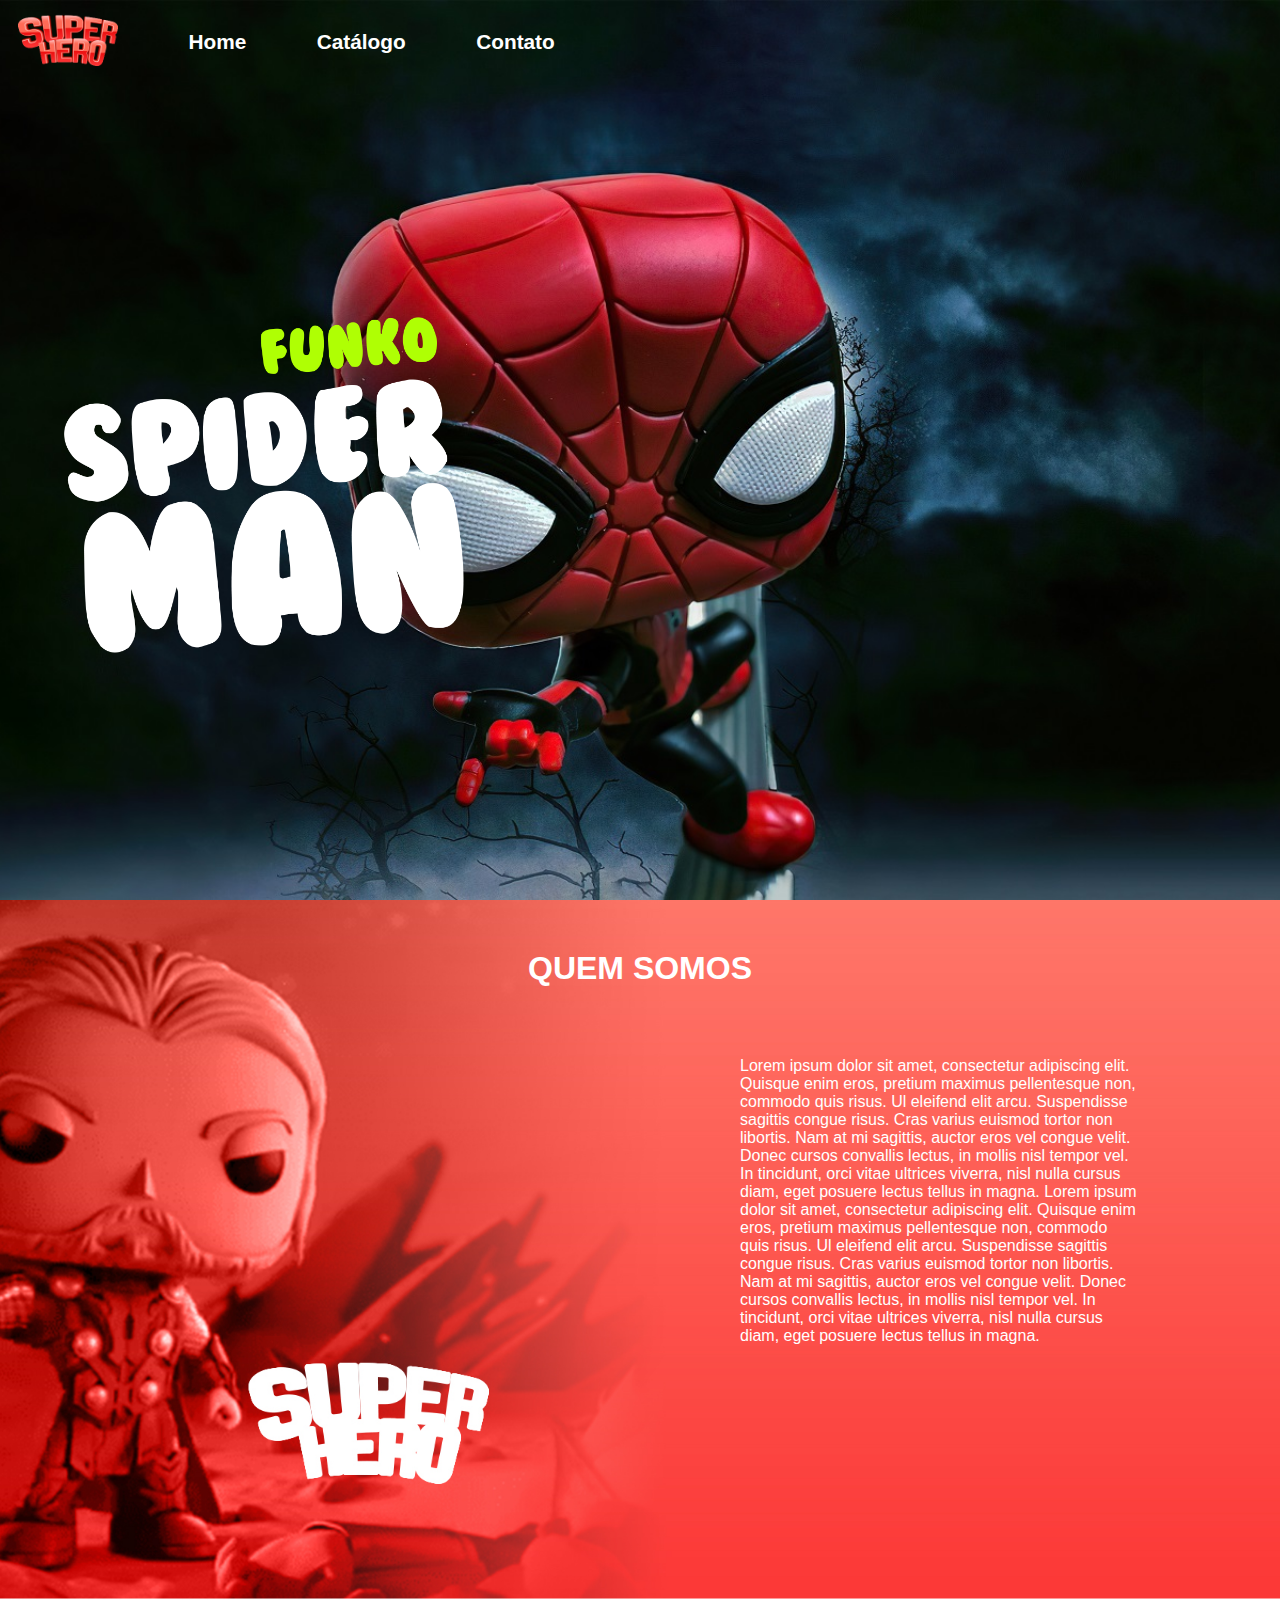
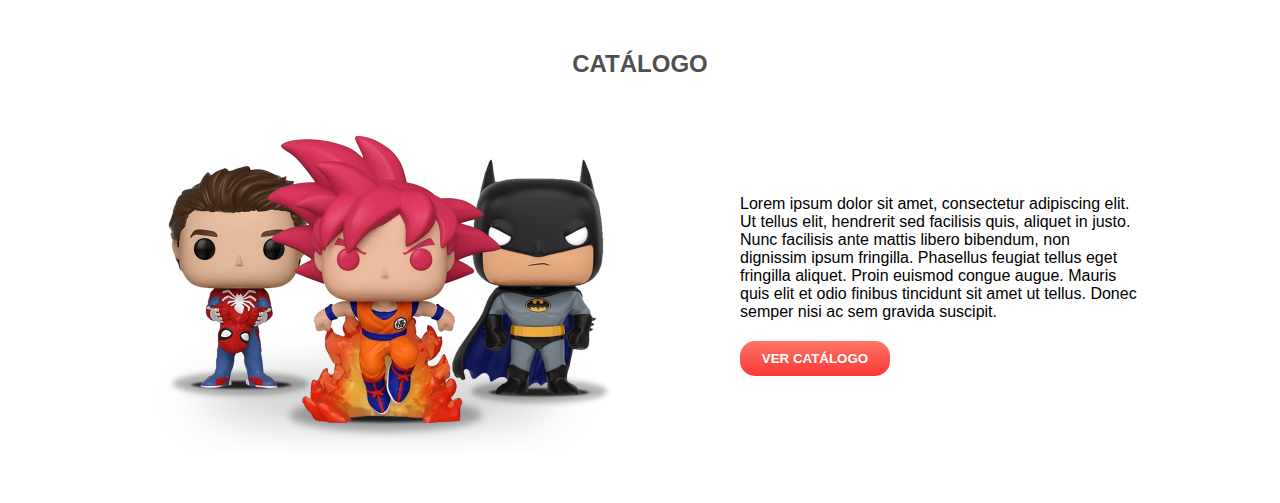
<file: index.html>
<!DOCTYPE html>

<!--LINGUAGEM DO SITE-->
<html lang="PT-BR"> 

<head>
    <meta charset="UTF-8">
    <meta name="viewport" content="width=device-width, initial-scale=1.0">

    <!--ICONE DO SITE-->
    <link rel="shortcut icon" href="imagens atualizadas/1 - logo.png" type="image/ico" />

    <!--LINK DO CSS-->
    <link rel="stylesheet" href="./CSS/index.css"/>

    <!--TITULO DO SITE-->
    <title>SUPER HERO</title>

</head>
<body>
    <header>

        <nav>
            <!--LOGO DO SITE-->
            <a href="./index.html" class="logo"><img src="imagens atualizadas/1 - logo.png" alt="Logo da empresa"/></a>

          <!--MENU DO SITE-->
          <ul>
            <li><a href="./index.html">Home</a></li>
            <li><a href="./Catálogo.html">Catálogo</a></li>
            <li><a href="./Contato.html">Contato</a></li>
          </ul>
          </nav>

        <!--BANNER PRINCIPAL DO SITE-->  
        <section>
          <img 
          src="imagens atualizadas/1 - Home/1 -title_spiderman.png" 
          class="imagemdotitulo"
          alt="funko spiderman"/>
          </section>

      </header>  

          <!--QUEM SOMOS-->
      <main>
        <section class="quemsomos">
          <div class="container-quemsomos">
          <div class="container-titulo-quemsomos"> 
          <h1>QUEM SOMOS</h1>
        </div> 
          <article class="container-text-quemsomos">
            <p>
              Lorem ipsum dolor sit amet, consectetur adipiscing elit. 
              Quisque enim eros, pretium maximus pellentesque non, 
              commodo quis risus. Ul eleifend elit arcu. Suspendisse
              sagittis congue risus. Cras varius euismod tortor non libortis.
              Nam at mi sagittis, auctor eros vel congue velit. Donec cursos
              convallis lectus, in mollis nisl tempor vel. In tincidunt, orci
              vitae ultrices viverra, nisl nulla cursus diam, eget posuere
              lectus tellus in magna. Lorem ipsum dolor sit amet, consectetur adipiscing elit. 
              Quisque enim eros, pretium maximus pellentesque non, 
              commodo quis risus. Ul eleifend elit arcu. Suspendisse
              sagittis congue risus. Cras varius euismod tortor non libortis.
              Nam at mi sagittis, auctor eros vel congue velit. Donec cursos
              convallis lectus, in mollis nisl tempor vel. In tincidunt, orci
              vitae ultrices viverra, nisl nulla cursus diam, eget posuere
              lectus tellus in magna.
             </p>
          </article>       
        </div>
        </section>
     
      <!--CATALOGO-->        
      <section class="catalogo">
        <div class="container-catalogo">
          <h2>CATÁLOGO</h2>
          <article class="container-conteudo">         
            <img src="imagens atualizadas/1 - Home/3 - bonecos.png" 
            alt="Imagem do Catálogo"
            class="imagem-bonecos"/>
            <div class="container-texto-catalogo">
              <p>Lorem ipsum dolor sit amet, consectetur adipiscing elit. 
              Ut tellus elit, hendrerit sed facilisis quis, aliquet in justo. 
              Nunc facilisis ante mattis libero bibendum, non dignissim ipsum 
              fringilla. Phasellus feugiat tellus eget fringilla aliquet. 
              Proin euismod congue augue. Mauris quis elit et odio finibus tincidunt 
              sit amet ut tellus. Donec semper nisi ac sem gravida suscipit.
            </p>
            <button class="botao-catalogo">VER CATÁLOGO</button>
          </div>              
          </article>
            </div>
      </section>
      </main>            
</body>
</html>
</file>
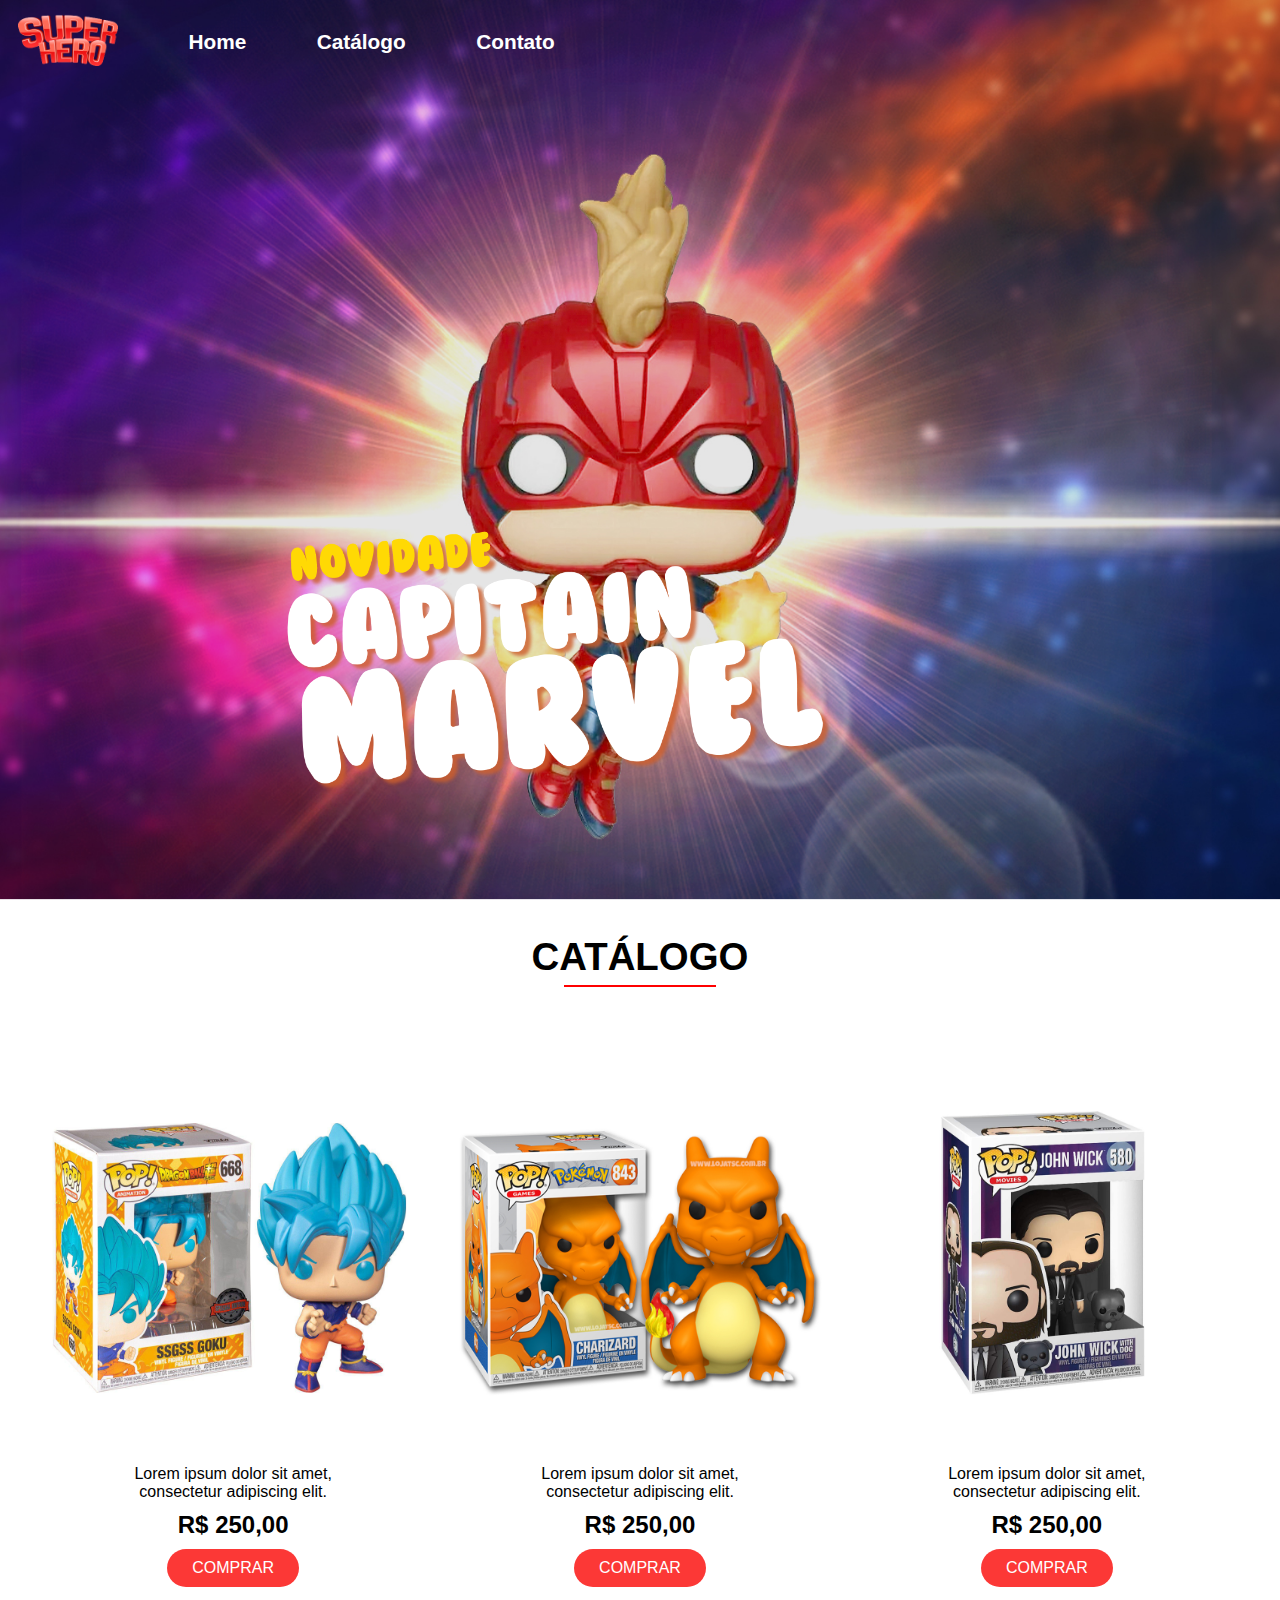
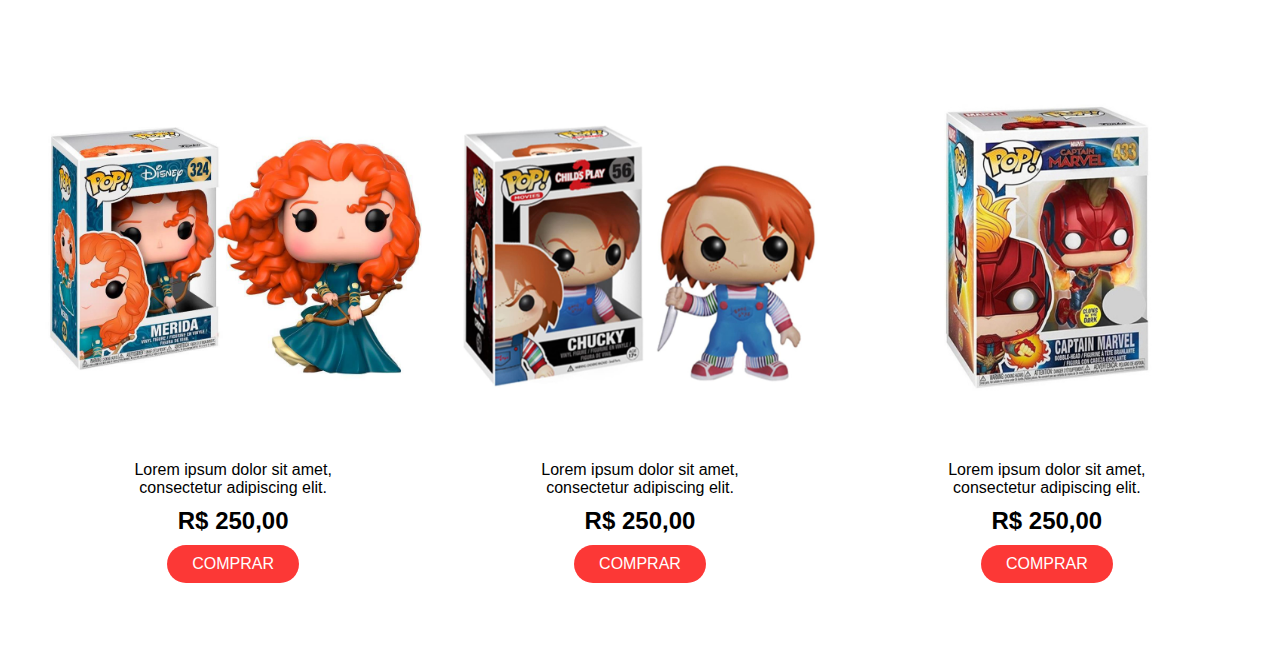
<file: Catálogo.html>
<!DOCTYPE html>

<!--LINGUAGEM DO SITE-->
<html lang="PT-BR">

<head>
    <meta charset="UTF-8">
    <meta name="viewport" content="width=device-width, initial-scale=1.0">

    <!--ICONE DO SITE-->
    <link rel="shortcut icon" href="imagens atualizadas/1 - logo.png" type="image/ico" />

    <!--LINK DO CSS-->
    <link rel="stylesheet" href="./CSS/catalogo.css"/>

    <!--TITULO DO SITE-->
    <title>SUPER HERO</title>
</head>
<body>
    <header>
        <nav>
            <!--LOGO DO SITE-->
            <a href="./index.html" class="logo"><img src="imagens atualizadas/1 - logo.png" alt="Logo da empresa"/></a>

          <!--MENU DO SITE-->
          <ul>
            <li><a href="./index.html">Home</a></li>
            <li><a href="./Catálogo.html">Catálogo</a></li>
            <li><a href="./Contato.html">Contato</a></li>
          </ul>
          </nav>
  
    <!--BANNER PRINCIPAL DO SITE-->   
    <section>
        <img 
        src="imagens atualizadas/2 - Catálogo/1 - captainmarveltitle.png" 
        class="imagemdotitulo"
        alt="captain marvel"/>
        </section>
        
</header> 

    <main class="catalogo">
    <h1>CATÁLOGO</h1>

    <section class="grupo-catalogo">
        <article><img src="imagens atualizadas/2 - Catálogo/Produtos_Catalogo/1 - goku.jpg" alt="Goku" style="width: 400px; height: 400px;">
            <p>Lorem ipsum dolor sit amet, 
                consectetur adipiscing elit.</p>
            <h2>R$ 250,00</h2>
        <button>COMPRAR</button>
        </article>
    
        <article><img src="imagens atualizadas/2 - Catálogo/Produtos_Catalogo/2 - charizard.jpg" alt="charizard" style="width: 400px; height: 400px;">
            <p>Lorem ipsum dolor sit amet, 
                consectetur adipiscing elit.</p>
        <h2>R$ 250,00</h2>
        <button>COMPRAR</button>
        </article>
    
         <article><img src="imagens atualizadas/2 - Catálogo/Produtos_Catalogo/3 - johnwick.jpg" alt="johnwick" style="width: 400px; height: 400px;">
            <p>Lorem ipsum dolor sit amet, 
                consectetur adipiscing elit.</p>
        <h2>R$ 250,00</h2>
        <button>COMPRAR</button>
        </article>
    
        <article><img src="imagens atualizadas/2 - Catálogo/Produtos_Catalogo/4 - brave.jpg" alt="brave" style="width: 400px; height: 400px;">
            <p>Lorem ipsum dolor sit amet, 
                consectetur adipiscing elit.</p>
        <h2>R$ 250,00</h2>
        <button>COMPRAR</button>
        </article>
    
        <article><img src="imagens atualizadas/2 - Catálogo/Produtos_Catalogo/5 - chucky.jpg" alt="chucky" style="width: 400px; height: 400px;">
        <p>Lorem ipsum dolor sit amet, 
           consectetur adipiscing elit.</p>
        <h2>R$ 250,00</h2>
        <button>COMPRAR</button>
        </article>
    
        <article><img src="imagens atualizadas/2 - Catálogo/Produtos_Catalogo/6 - capitamarvel.jpg" alt="capitamarvel" style="width: 400px; height: 400px;">
            <p>Lorem ipsum dolor sit amet, 
                consectetur adipiscing elit.</p>
        <h2>R$ 250,00</h2>
        <button>COMPRAR</button>
        </article>
    </section>
    </main>
</body>
</html>
</file>
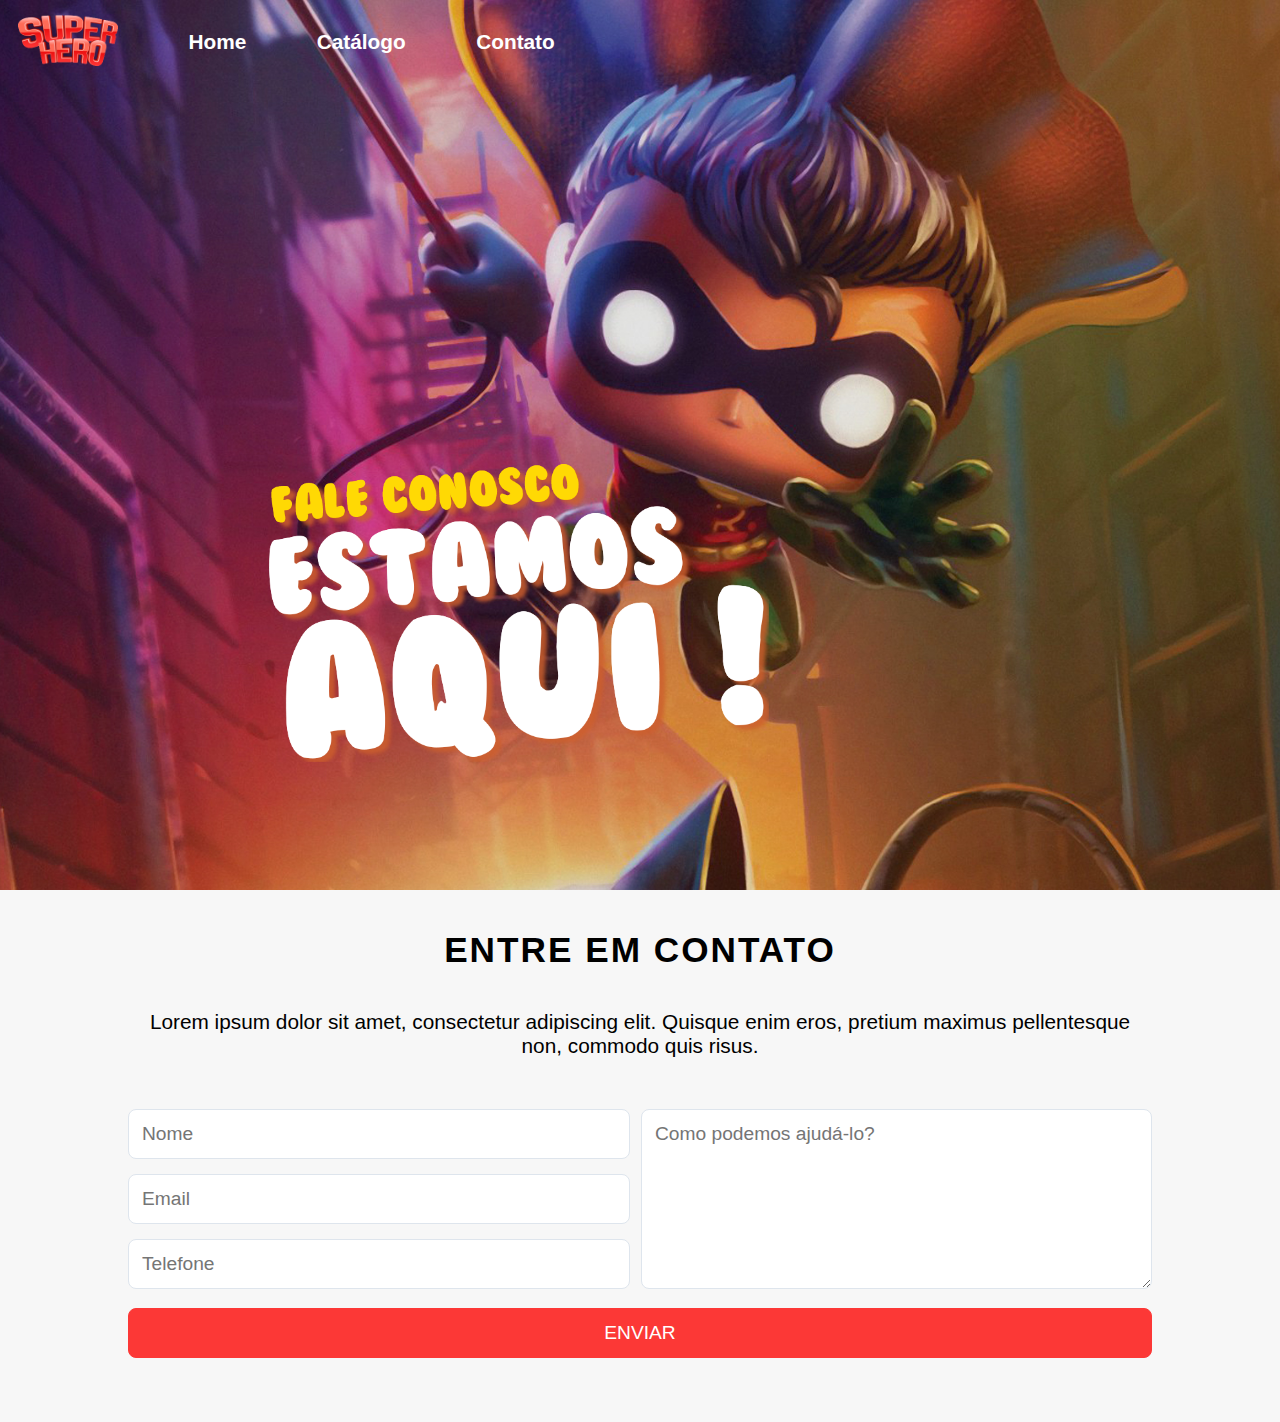
<file: Contato.html>
<!DOCTYPE html>

<!--LINGUAGEM DO SITE-->
<html lang="PT-BR">
<head>
    <meta charset="UTF-8">
    <meta name="viewport" content="width=device-width, initial-scale=1.0">

    <!--ICONE DO SITE-->
    <link rel="shortcut icon" href="imagens atualizadas/1 - logo.png" type="image/ico" />

    <!--LINK DO CSS-->
    <link rel="stylesheet" href="./CSS/contato.css"/>

    <!--TITULO DO SITE-->
    <title>SUPER HERO</title>
</head>
<body>
    <header>
      <nav>
        <!--LOGO DO SITE-->
        <a href="./index.html" class="logo"><img src="imagens atualizadas/1 - logo.png" alt="Logo da empresa"/></a>

      <!--MENU DO SITE-->
      <ul>
        <li><a href="./index.html">Home</a></li>
        <li><a href="./Catálogo.html">Catálogo</a></li>
        <li><a href="./Contato.html">Contato</a></li>
      </ul>
      </nav>

  <!--BANNER PRINCIPAL DO SITE-->  
  <section>
    <img 
    src="imagens atualizadas/3 - Contato/1 - contatotitle.png"
    class="imagemdotitulo"
    alt="contato header"/>
    </section>
  </header> 

    <main class="contato">
    <h1>ENTRE EM CONTATO</h1>
    <p>Lorem ipsum dolor sit amet, consectetur adipiscing 
       elit. Quisque enim eros, pretium maximus
       pellentesque non, commodo quis risus.</p>

    <section class="contact">
      <div class="form-info-container">
        <article class="form">
        <form method="post" action="#">
        <input 
        type="text" 
        name="Nome"
        class="campo"
        placeholder="Nome" 
        aria-label="Nome contato">

        <input 
        type="email" 
        name="Email"
        class="campo"
        placeholder="Email"
        aria-label="E-mail contato">

        <input 
        type="tel" 
        name="Telefone"
        class="campo"
        placeholder="Telefone" 
        aria-label="Telefone contato">
        </form>
        </article>

        <article class="info">
          <textarea
          name="mensagem"
          class="infor"
          placeholder="Como podemos ajudá-lo?" 
          rows="5"></textarea>
        </article>
      </div>
    </section>   

    <button class="btn-enviar" title="Enviar">ENVIAR</button>
    </main>
    
</body>
</html>
</file>
<file: CSS/index.css>
* {
  font-family: sans-serif;
  margin: 0; 
 }

 header {
  display: flex;
  flex-direction: column;
  background-image: url("../imagens atualizadas/1 - Home/1 - spidermanheader.jpg");
  width: 100%;
  height: 900px;
  background-size: cover;
  background-position: center;
} 

nav{
  display: flex;
  align-items: center;
  margin-top: 1.1%;
  margin-left: 1.4%;
}

nav ul {
  display: flex;
  gap: 40px;
  color: #fff;
  list-style: none;
}

nav ul li {
  cursor: pointer;
  font-weight: 600;
  margin-left: 10%;
}

nav ul li a {
  position: relative;
  text-decoration: none;
  color: #fff;
  font-size: 1.3em;
}

nav ul li a::before {
  content: "";
  position: absolute;
  bottom: -7px;
  left: 10%;
  width: 80%;
  height: 2px;
  background-color: #fc3836;
  transform-origin: center;
  transform: scaleX(0);
  transition: transform 0.2s ease-in-out;
}

nav ul li a:hover::before {
  transform: scaleX(1);
}

nav img {
  width: 100px;
}

header section {
  display: flex;
  justify-content: start;
  flex-grow: 1;
  align-items: center;
}

.imagemdotitulo {
  width: 400px;
  margin-left: 5%;
}

.quemsomos {
  width: 100%;
  display: flex;
  justify-content: center;
  height: 700px;
  background-image: url("../imagens atualizadas/1 - Home/2\ -\ thor_header.jpg");
  background-repeat: no-repeat;
  background-size: cover;
  background-position: right;
}

.container-quemsomos {
  display: flex;
  width: 100%;
  gap: 70px;
  max-width: 1000px;
  align-items: center;
  flex-direction: column;
  margin-block: 50px;
  margin-inline: 50px;
}

.container-titulo-quemsomos {
  color: #fff;
}

.container-titulo-quemsomos h1::before {
  content: "";
  position: absolute;
  bottom: -50px;
  left: 48%;
  width: 4%;
  height: 2px;
  background-color: #ffffff;
  transform-origin: center;
  transform: scaleX(0);
  transition: transform 0.2s ease-in-out;
}

.container-titulo-quemsomos h1:hover::before {
  transform: scaleX(1);
}

.container-text-quemsomos {
  display: flex;
  justify-content: end;
  width: 100%;
}

.container-text-quemsomos p {
  color: #fff;
  width: 400px;
}

.catalogo {
  display: flex;
  justify-content: center;
}

.container-catalogo {
  display: flex;
  gap: 40px;
  flex-direction: column;
  align-items: center; 
  margin-block: 50px;
  margin-inline: 50px;
  max-width: 1000px;
  width: 100%;
}

.container-catalogo h2 {
  position: relative;
  color: #505050;
}

.container-catalogo h2::before {
  content: "";
  position: absolute;
  bottom: -7px;
  left: 20%;
  width: 60%;
  height: 2px;
  background-color: #fc3836;
  transform-origin: center;
  transform: scaleX(0);
  transition: transform 0.2s ease-in-out;
}

.container-catalogo h2:hover::before {
  transform: scaleX(1);
}

article.container-conteudo {
  display: flex;
  justify-content: space-between;
  width: 100%;
}

.container-conteudo p {
  width: 400px;
}

.botao-catalogo {
  margin-top: 20px;
  background-image: linear-gradient(to bottom, #fe7467, #fc3836);
  border: 0px;
  border-radius: 15px;
  color: #fff;
  padding: 10px 20px;
  cursor: pointer;
  font-weight: bolder;
  max-width: 150px;
}

.imagem-bonecos {
  width: 500px;
}

.container-texto-catalogo {
  display: flex;
  flex-direction: column;
  justify-content: center;
}

@media screen and (max-width: 800px) {
  header {
    background-position: 25% center;
  }

  nav {
    flex-direction: column;
    margin-left: 0;
  }

  ul {
    padding: 0;
    padding-top: 20px;
  }

  nav ul li {
    margin-left: 0;
  }

  .imagemdotitulo {
    width: 45%;
    max-width: 100%;
    margin-top: 60%;
    margin-left: 2%;
  }

  .container-text-quemsomos {
    justify-content: center;
  }

  .container-titulo-quemsomos h1::before {
    left: 45%;
    width: 10%;
  }


  .container-conteudo {
    flex-direction: column-reverse;
    justify-content: center;
  }

  .container-conteudo p {
    width: 100%;
    text-align: center;
  }

  .imagem-bonecos {
    width: 100%;
  }

  .container-texto-catalogo {
    align-items: center;
  }

}
</file>
<file: CSS/catalogo.css>
* {
    font-family: sans-serif;
    margin: 0; 
   }
  
   header {
    display: flex;
    flex-direction: column;
    background-image: url("../imagens atualizadas/2 - Catálogo/1\ -\ captainmarvelheader.jpg");
    width: 100%;
    height: 900px;
    background-size: cover;
    background-position: center;
  } 
  

  nav{
    display: flex;
    align-items: center;
    margin-top: 1.1%;
    margin-left: 1.4%;
  }
  
  nav ul {
    display: flex;
    gap: 40px;
    color: #fff;
    list-style: none;
  }
  
  nav ul li {
    cursor: pointer;
    font-weight: 600;
    margin-left: 10%;
  }
  
  nav ul li a {
    position: relative;
    text-decoration: none;
    color: #fff;
    font-size: 1.3em;
  }
  
  nav ul li a::before {
    content: "";
    position: absolute;
    bottom: -7px;
    left: 10%;
    width: 80%;
    height: 2px;
    background-color: #fc3836;
    transform-origin: center;
    transform: scaleX(0);
    transition: transform 0.2s ease-in-out;
  }
  
  nav ul li a:hover::before {
    transform: scaleX(1);
  }
  
  nav img {
    width: 100px;
  }
  
  header section {
    display: flex;
    justify-content: start;
    flex-grow: 1;
    align-items: center;
  }
  
  .imagemdotitulo {
    width: 550px;
    margin-left: 22%;
    margin-top: 27%;
  }

  main {
    margin-top: -10px; /* Isso move a seção principal para cima em 10 pixels. Funciona como se você estivesse puxando a seção um pouco para cima.*/
    margin-bottom: -10px; /*Isso move a seção principal para baixo em 10 pixels. Funciona como se você estivesse empurrando a seção um pouco para baixo.*/

    /*Essas regras ajustam a posição vertical da seção principal do seu conteúdo.*/
  }

  .catalogo {
    text-align: center; /*Isso centraliza horizontalmente o texto dentro desses elementos. Se houver texto dentro de um elemento com a classe "catalogo", o texto estará centralizado.*/
    padding: 20px; /* Responsavel por adiciona um espaçamento interno em todas as direções nos elementos. Isso cria um espaço em volta do conteúdo dentro do elemento.*/

    /*Essas regras controlam o alinhamento do texto e o espaçamento interno dos elementos com a classe "catalogo". */
  }

  .catalogo h1 {
    font-size: 2.4em; /*Isso define o tamanho da fonte do texto dos títulos como 2.4 vezes. Ou seja, os títulos ficarão um pouco maiores.*/
    margin-top: 25px; /* Isso move a seção principal para cima em 25 pixels. Funciona como se você estivesse puxando a seção um pouco para cima.*/
    margin-bottom: 10px; /*Isso adiciona um espaço de 10 pixels abaixo dos títulos. Cria um espaço entre o título e o conteúdo que vem logo abaixo dele.*/

    /*Essas regras ajustam a aparência e o espaçamento dos títulos dentro dos elementos com a classe "catalogo". */
  }

  .catalogo h1 {
    position: relative; /*Isso define um contexto de posicionamento para os elementos filhos que tenham position: absolute. É como um "campo de jogo" para posicioná-los de maneira precisa dentro de .catalogo-titulo.*/
    display: inline-block; /*Isso faz com que os itens da lista fiquem na mesma linha, como palavras em um texto, em vez de empilhados verticalmente.*/
}

.catalogo h1::after {
    content: "";
    position: absolute;
    bottom: -8px; /* Distância entre o texto e a linha */
    left: 15%; /* Isso define onde o pedaço de texto vai ficar da esquerda para a direita. Ele vai começar a 15% da largura da página a partir da borda esquerda.*/
    width: 70%; /* Largura da linha */
    height: 2px; /* Altura da linha */
    background-color: rgb(255, 0, 0); /* Cor da linha */
}

.grupo-catalogo {
    display: flex;
    flex-wrap: wrap;
    justify-content: space-between;
    margin-top: 5%;
    margin-left: 2%;
    margin-right: 2%;
}

.grupo-catalogo article {
    width: calc(33.33% - 20px);
    margin-bottom: 60px;
    text-align: center;
}

.grupo-catalogo article h2 {
    margin-bottom: 10px;
    margin-top: 10px;
   
}

.grupo-catalogo img {
    max-width: 100%;
    height: auto;
}

.grupo-catalogo p {
    margin-top: 10px;
    white-space: pre-line; /*Mantém as quebras de linha do HTML, mostrando-as corretamente.*/
    
}

.grupo-catalogo button {
    background-color: rgb(252, 56, 54);
    font-size: 1.0em; /*Isso define o tamanho da fonte dos links como 1.4 vezes o tamanho padrão da fonte. Aumenta o tamanho do texto dos links.*/
    color: white;
    border: none;
    padding: 10px 25px;
    border-radius: 25px; /*Isso define um arredondamento de borda de 18 pixels para os links, criando uma aparência mais suave e arredondada.*/
    cursor: pointer;
}

@media screen and (max-width: 800px) {
    header {
      background-position: 30% center;
    }
  
    nav {
      flex-direction: column;
      margin-left: 0;
    }
  
    ul {
      padding: 0;
      padding-top: 20px;
    }
  
    nav ul li {
      margin-left: 0;
    }
  
    .imagemdotitulo {
      width: 60%;
      max-width: 100%;
      margin-top: 45%;
      margin-left: 10%;
    }

    .grupo-catalogo article {
        width: 100%; /* Faz com que cada artigo ocupe 100% da largura da tela */
        margin-bottom: 30px; /* Reduz o espaço entre os artigos */
      }
}
</file>
<file: CSS/contato.css>
* {
  font-family: sans-serif;
  margin: 0; 
 }

 header {
  display: flex;
  flex-direction: column;
  background-image: url("../imagens atualizadas/3 - Contato/1 - contatoheader.jpg");
  width: 100%;
  height: 900px;
  background-size: cover;
  background-position: center;
} 

nav{
  display: flex;
  align-items: center;
  margin-top: 1.1%;
  margin-left: 1.4%;
}

nav ul {
  display: flex;
  gap: 40px;
  color: #fff;
  list-style: none;
}

nav ul li {
  cursor: pointer;
  font-weight: 600;
  margin-left: 10%;
}

nav ul li a {
  position: relative;
  text-decoration: none;
  color: #fff;
  font-size: 1.3em;
}

nav ul li a::before {
  content: "";
  position: absolute;
  bottom: -7px;
  left: 10%;
  width: 80%;
  height: 2px;
  background-color: #fc3836;
  transform-origin: center;
  transform: scaleX(0);
  transition: transform 0.2s ease-in-out;
}

nav ul li a:hover::before {
  transform: scaleX(1);
}

nav img {
  width: 100px;
}

header section {
  display: flex;
  justify-content: start;
  flex-grow: 1;
  align-items: center;
}

.imagemdotitulo {
  width: 500px;
  margin-left: 21%;
  margin-top: 20%;
}

  main {
    margin-top: -10px; /* Isso move a seção principal para cima em 10 pixels. Funciona como se você estivesse puxando a seção um pouco para cima.*/
    margin-bottom: -10px; /*Isso move a seção principal para baixo em 10 pixels. Funciona como se você estivesse empurrando a seção um pouco para baixo.*/

    /*Essas regras ajustam a posição vertical da seção principal do seu conteúdo.*/
  }

  .contato {
    background-color: #f7f7f7;
    padding-left: 10%;
    padding-right: 10%;
    padding-bottom: 5%;
}

.contato h1 {
    color: #000000;
    margin-top: 0;
    padding: 40px;
    text-align: center;
    margin-bottom: 0;
    letter-spacing: 2px;
    font-size: 2.2em;
}

.contato p {
  color: #000000;
  text-align: center;
  font-size: 1.3em;
  padding-bottom: 5%;
}

.contact {
  background-color: #f7f7f7;
}

/* Estilos para os elementos de formulário e informações */
.form-info-container {
  display: flex;
  flex-wrap: wrap;
  justify-content: space-between;
}

.form {
  flex-basis: calc(50% - 10px);
  box-sizing: border-box;
}

/* Estilos para os campos de formulário e textarea */
.campo {
  font-size: 1.2em;
  width: 100%;
  margin-bottom: 15px;
  border: 1px #dee5ed solid;
  border-radius: 8px;
  padding: 13px;
  box-sizing: border-box;
}

.info {
  flex-basis: calc(50% - 1px); 
  width: 180px;
}

.infor {
  font-size: 1.2em;
  width: 100%;
  height: 180px;
  margin-bottom: 15px;
  border: 1px #dee5ed solid;
  border-radius: 8px;
  padding: 13px;
  box-sizing: border-box;
}

.infor textarea {
  resize: none;
}

.btn-enviar {
  font-size: 1.2em;
  width: 100%;
  color: #fff;
  background-color: #fc3836;
  border: 1px #fc3836 solid;
  border-radius: 8px;
  padding: 13px;
  box-sizing: border-box;
}

@media screen and (max-width: 800px) {
  header {
    background-position: 62% center;
  }

  nav {
    flex-direction: column;
    margin-left: 0;
  }

  ul {
    padding: 0;
    padding-top: 20px;
  }

  nav ul li {
    margin-left: 0;
  }

  .imagemdotitulo {
    display: none;
  }

  .form-info-container {
    display: block;
  }

  .info {
    width: 100%;
  }


}
</file>
